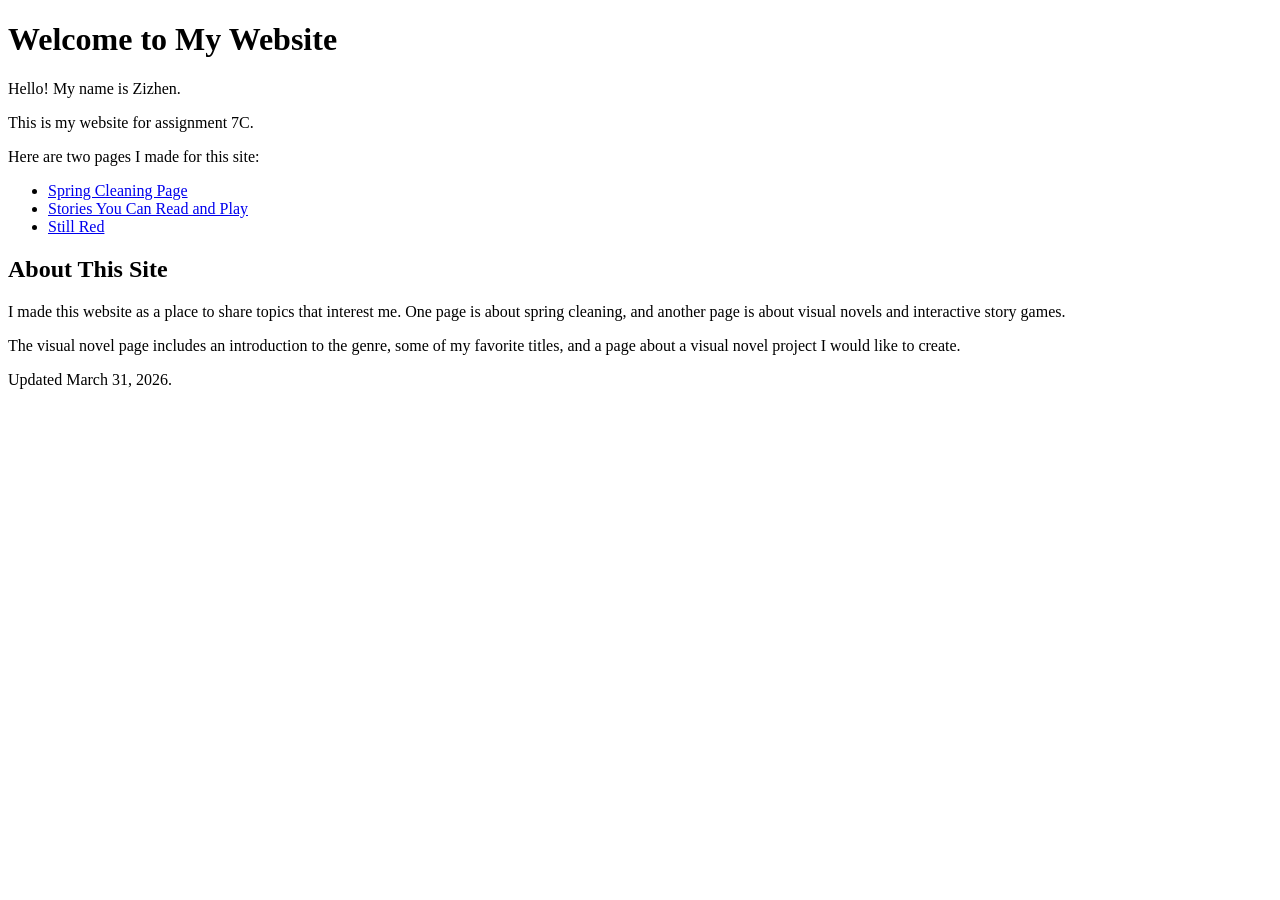
<file: index.html>
<!DOCTYPE HTML>
<html>
<head>
    <title>Zizhen's Page</title>
</head>

<body>
    <h1>Welcome to My Website</h1>

    <p>Hello! My name is Zizhen.</p>
    <p>This is my website for assignment 7C.</p>

    <p>Here are two pages I made for this site:</p>

    <ul>
        <li><a href="sample_page.html">Spring Cleaning Page</a></li>
        <li><a href="stories.html">Stories You Can Read and Play</a></li>
        <li><a href="stillred.html">Still Red</a></li>
    </ul>

    <h2>About This Site</h2>

    <p>
        I made this website as a place to share topics that interest me.
        One page is about spring cleaning, and another page is about visual novels and interactive story games.
    </p>

    <p>
        The visual novel page includes an introduction to the genre,
        some of my favorite titles, and a page about a visual novel project I would like to create.
    </p>

    <p>Updated March 31, 2026.</p>
</body>
</html>
</file>
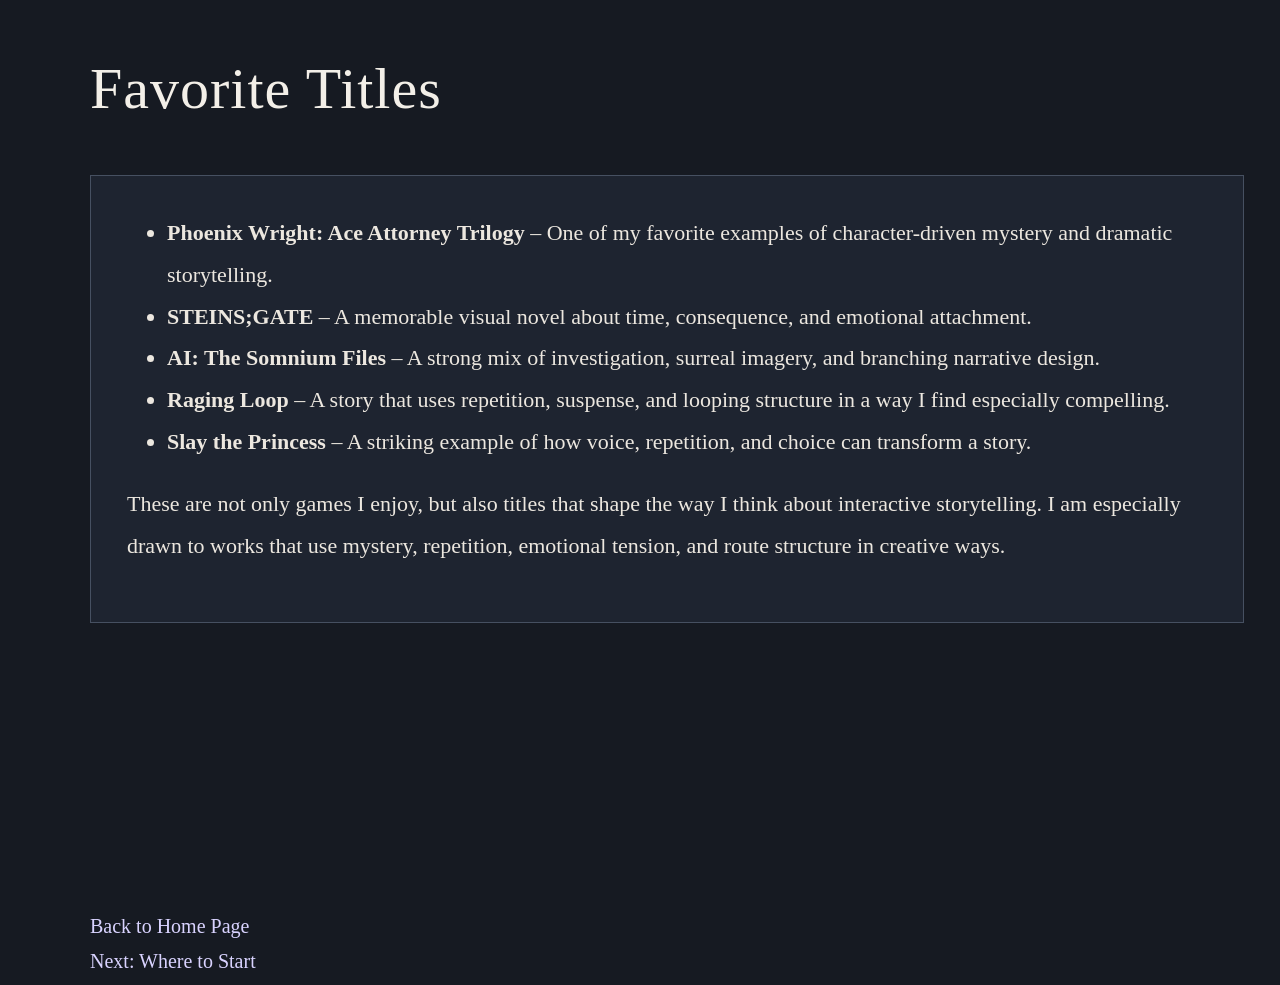
<file: favorites.html>
<!DOCTYPE html>
<html lang="en">
<head>
  <meta charset="UTF-8">
  <title>Favorite Titles</title>
  <link rel="stylesheet" href="vnstyle.css">
</head>
<body>
  <div class="content-page">
    <h1>Favorite Titles</h1>

    <div class="content-box">
      <ul>
        <li><strong>Phoenix Wright: Ace Attorney Trilogy</strong> – One of my favorite examples of character-driven mystery and dramatic storytelling.</li>
        <li><strong>STEINS;GATE</strong> – A memorable visual novel about time, consequence, and emotional attachment.</li>
        <li><strong>AI: The Somnium Files</strong> – A strong mix of investigation, surreal imagery, and branching narrative design.</li>
        <li><strong>Raging Loop</strong> – A story that uses repetition, suspense, and looping structure in a way I find especially compelling.</li>
        <li><strong>Slay the Princess</strong> – A striking example of how voice, repetition, and choice can transform a story.</li>
      </ul>

      <p>
        These are not only games I enjoy, but also titles that shape the way I think about interactive storytelling.
        I am especially drawn to works that use mystery, repetition, emotional tension, and route structure in creative ways.
      </p>
    </div>

    <div class="nav-box">
      <p><a href="stories.html">Back to Home Page</a></p>
      <p><a href="start.html">Next: Where to Start</a></p>
    </div>
  </div>
</body>
</html>
</file>
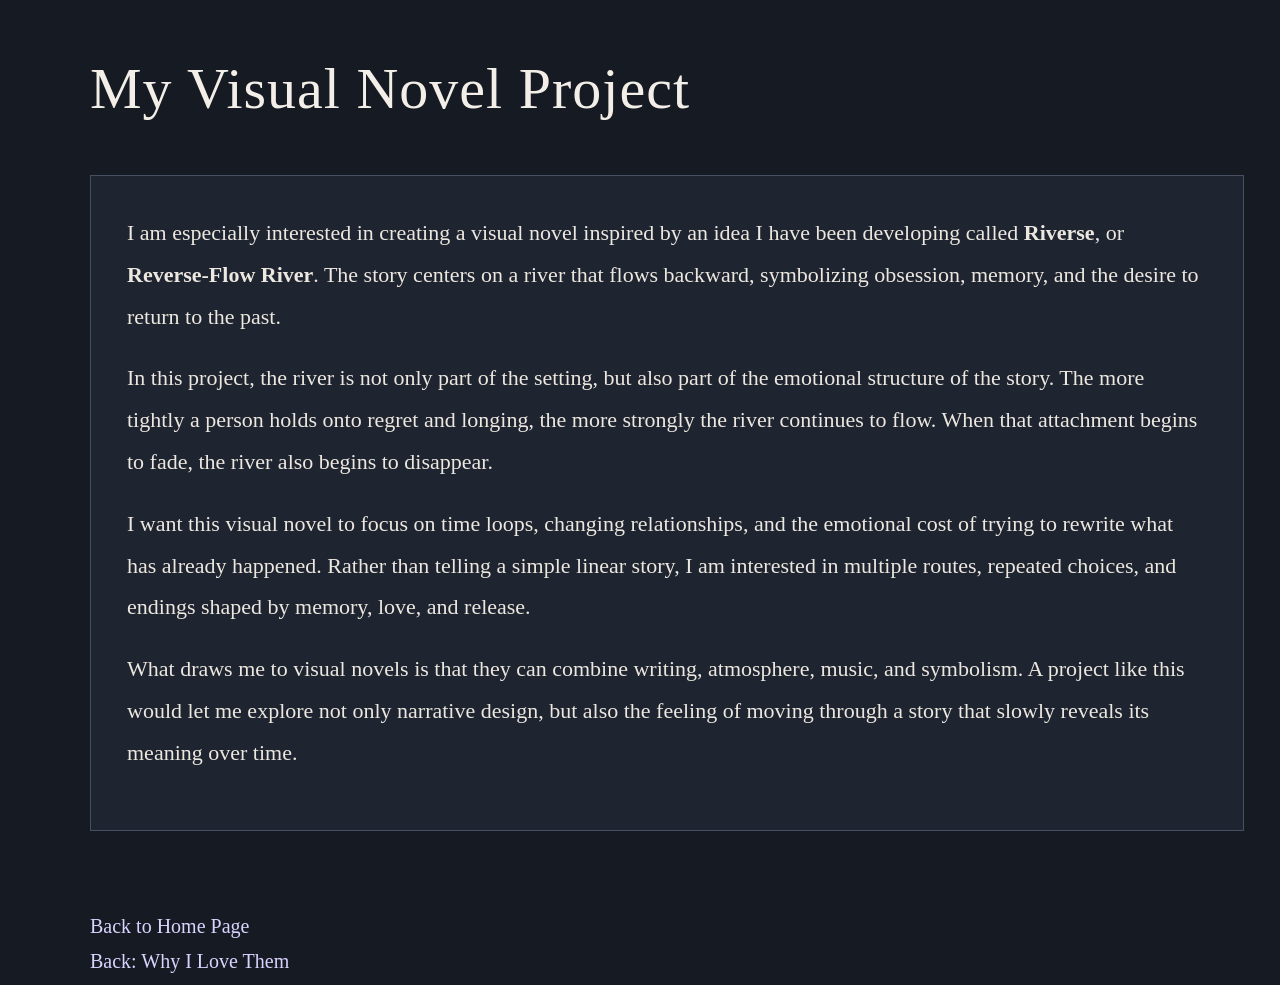
<file: project.html>
<!DOCTYPE html>
<html lang="en">
<head>
  <meta charset="UTF-8">
  <title>My Visual Novel Project</title>
  <link rel="stylesheet" href="vnstyle.css">
</head>
<body>
  <div class="content-page">
    <h1>My Visual Novel Project</h1>

    <div class="content-box">
      <p>
        I am especially interested in creating a visual novel inspired by an idea I have been developing called <strong>Riverse</strong>, or <strong>Reverse-Flow River</strong>.
        The story centers on a river that flows backward, symbolizing obsession, memory, and the desire to return to the past.
      </p>

      <p>
        In this project, the river is not only part of the setting, but also part of the emotional structure of the story.
        The more tightly a person holds onto regret and longing, the more strongly the river continues to flow.
        When that attachment begins to fade, the river also begins to disappear.
      </p>

      <p>
        I want this visual novel to focus on time loops, changing relationships, and the emotional cost of trying to rewrite what has already happened.
        Rather than telling a simple linear story, I am interested in multiple routes, repeated choices, and endings shaped by memory, love, and release.
      </p>

      <p>
        What draws me to visual novels is that they can combine writing, atmosphere, music, and symbolism.
        A project like this would let me explore not only narrative design, but also the feeling of moving through a story that slowly reveals its meaning over time.
      </p>
    </div>

    <div class="nav-box">
      <p><a href="stories.html">Back to Home Page</a></p>
      <p><a href="why.html">Back: Why I Love Them</a></p>
    </div>
  </div>
</body>
</html>
</file>
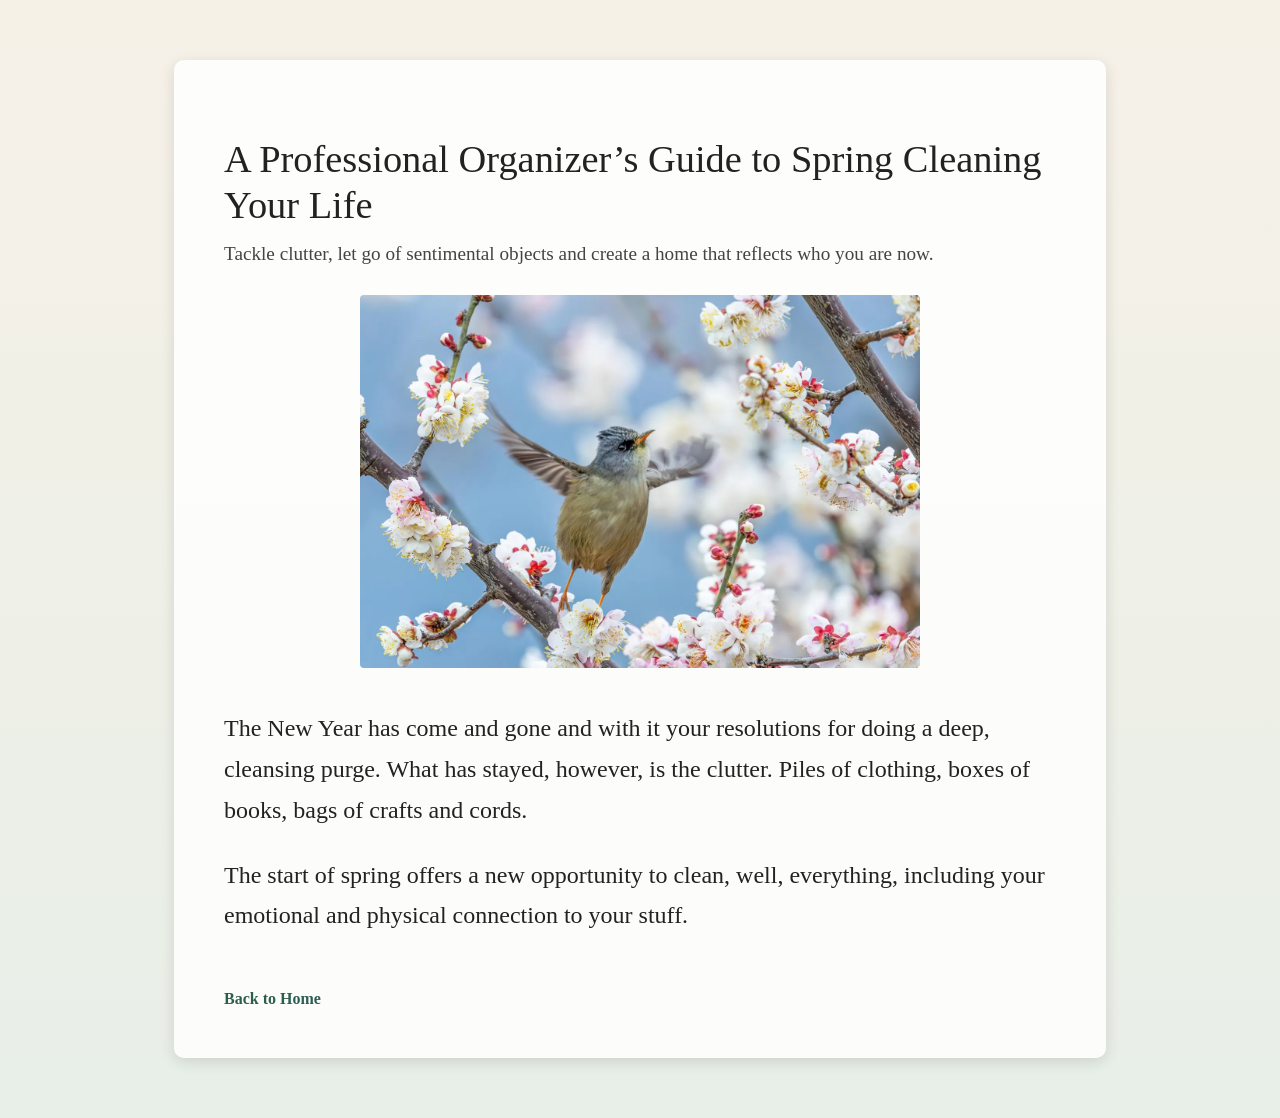
<file: sample_page.html>
<!DOCTYPE html>
<html lang="en">
<head>
  <meta charset="UTF-8">
  <meta name="viewport" content="width=device-width, initial-scale=1.0">
  <title>A Professional Organizer’s Guide to Spring Cleaning Your Life</title>
  <style>
    body {
      margin: 0;
      font-family: Georgia, "Times New Roman", serif;
      background: linear-gradient(to bottom, #f6f1e7, #e8efe8);
      color: #222;
    }

    .container {
      width: 65%;
      max-width: 900px;
      margin: 60px auto;
      background-color: rgba(255, 255, 255, 0.85);
      padding: 50px;
      box-shadow: 0 4px 15px rgba(0, 0, 0, 0.12);
      border-radius: 10px;
    }

    h1 {
      font-size: 2.4rem;
      font-weight: normal;
      margin-bottom: 15px;
      line-height: 1.2;
    }

    .subtitle {
      font-size: 1.2rem;
      margin-bottom: 30px;
      color: #444;
    }

    img {
      display: block;
      width: 100%;
      max-width: 560px;
      margin: 25px auto 40px auto;
      border-radius: 4px;
    }

    p {
      font-size: 1.5rem;
      line-height: 1.7;
      margin-bottom: 24px;
    }

    .back-link {
      display: inline-block;
      margin-top: 30px;
      font-size: 1rem;
      text-decoration: none;
      color: #2c5e4f;
      font-weight: bold;
    }

    .back-link:hover {
      text-decoration: underline;
    }
  </style>
</head>
<body>
  <div class="container">
    <h1>A Professional Organizer’s Guide to Spring Cleaning Your Life</h1>

    <div class="subtitle">
      Tackle clutter, let go of sentimental objects and create a home that reflects who you are now.
    </div>

    <img src="spring.jpg" alt="Spring cleaning and organizing shelves">

    <p>
      The New Year has come and gone and with it your resolutions for doing a deep, cleansing purge.
      What has stayed, however, is the clutter. Piles of clothing, boxes of books, bags of crafts and cords.
    </p>

    <p>
      The start of spring offers a new opportunity to clean, well, everything, including your emotional
      and physical connection to your stuff.
    </p>

    <a class="back-link" href="index.html">Back to Home</a>
  </div>
</body>
</html>
</file>
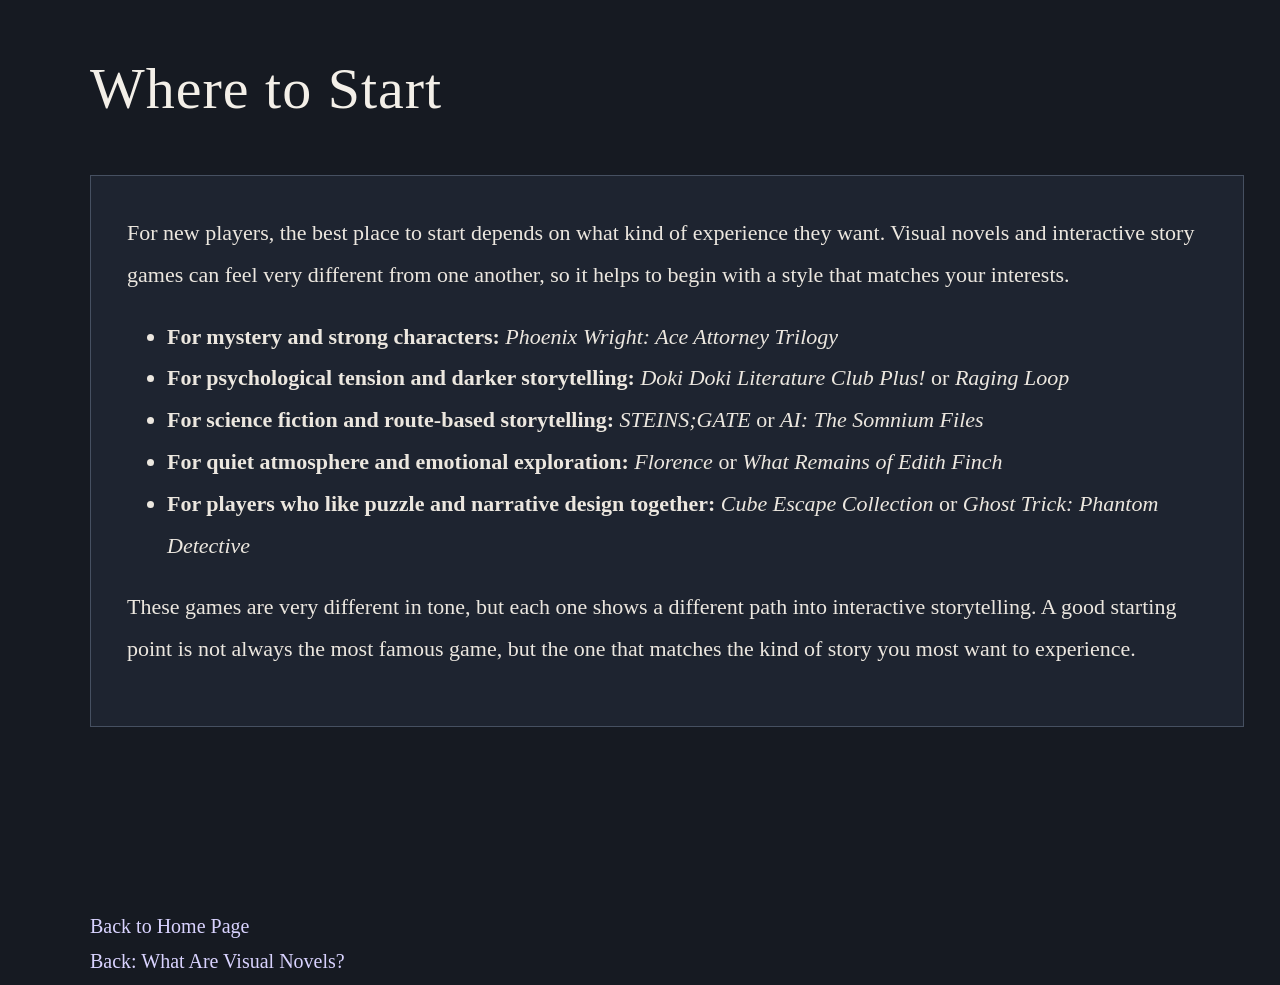
<file: start.html>
<!DOCTYPE html>
<html lang="en">
<head>
  <meta charset="UTF-8">
  <title>Where to Start</title>
  <link rel="stylesheet" href="vnstyle.css">
</head>
<body>
  <div class="content-page">
    <h1>Where to Start</h1>

    <div class="content-box">
      <p>
        For new players, the best place to start depends on what kind of experience they want.
        Visual novels and interactive story games can feel very different from one another, so it helps to begin with a style that matches your interests.
      </p>

      <ul>
        <li><strong>For mystery and strong characters:</strong> <em>Phoenix Wright: Ace Attorney Trilogy</em></li>
        <li><strong>For psychological tension and darker storytelling:</strong> <em>Doki Doki Literature Club Plus!</em> or <em>Raging Loop</em></li>
        <li><strong>For science fiction and route-based storytelling:</strong> <em>STEINS;GATE</em> or <em>AI: The Somnium Files</em></li>
        <li><strong>For quiet atmosphere and emotional exploration:</strong> <em>Florence</em> or <em>What Remains of Edith Finch</em></li>
        <li><strong>For players who like puzzle and narrative design together:</strong> <em>Cube Escape Collection</em> or <em>Ghost Trick: Phantom Detective</em></li>
      </ul>

      <p>
        These games are very different in tone, but each one shows a different path into interactive storytelling.
        A good starting point is not always the most famous game, but the one that matches the kind of story you most want to experience.
      </p>
    </div>

    <div class="nav-box">
      <p><a href="stories.html">Back to Home Page</a></p>
      <p><a href="what.html">Back: What Are Visual Novels?</a></p>
    </div>
  </div>
</body>
</html>
</file>
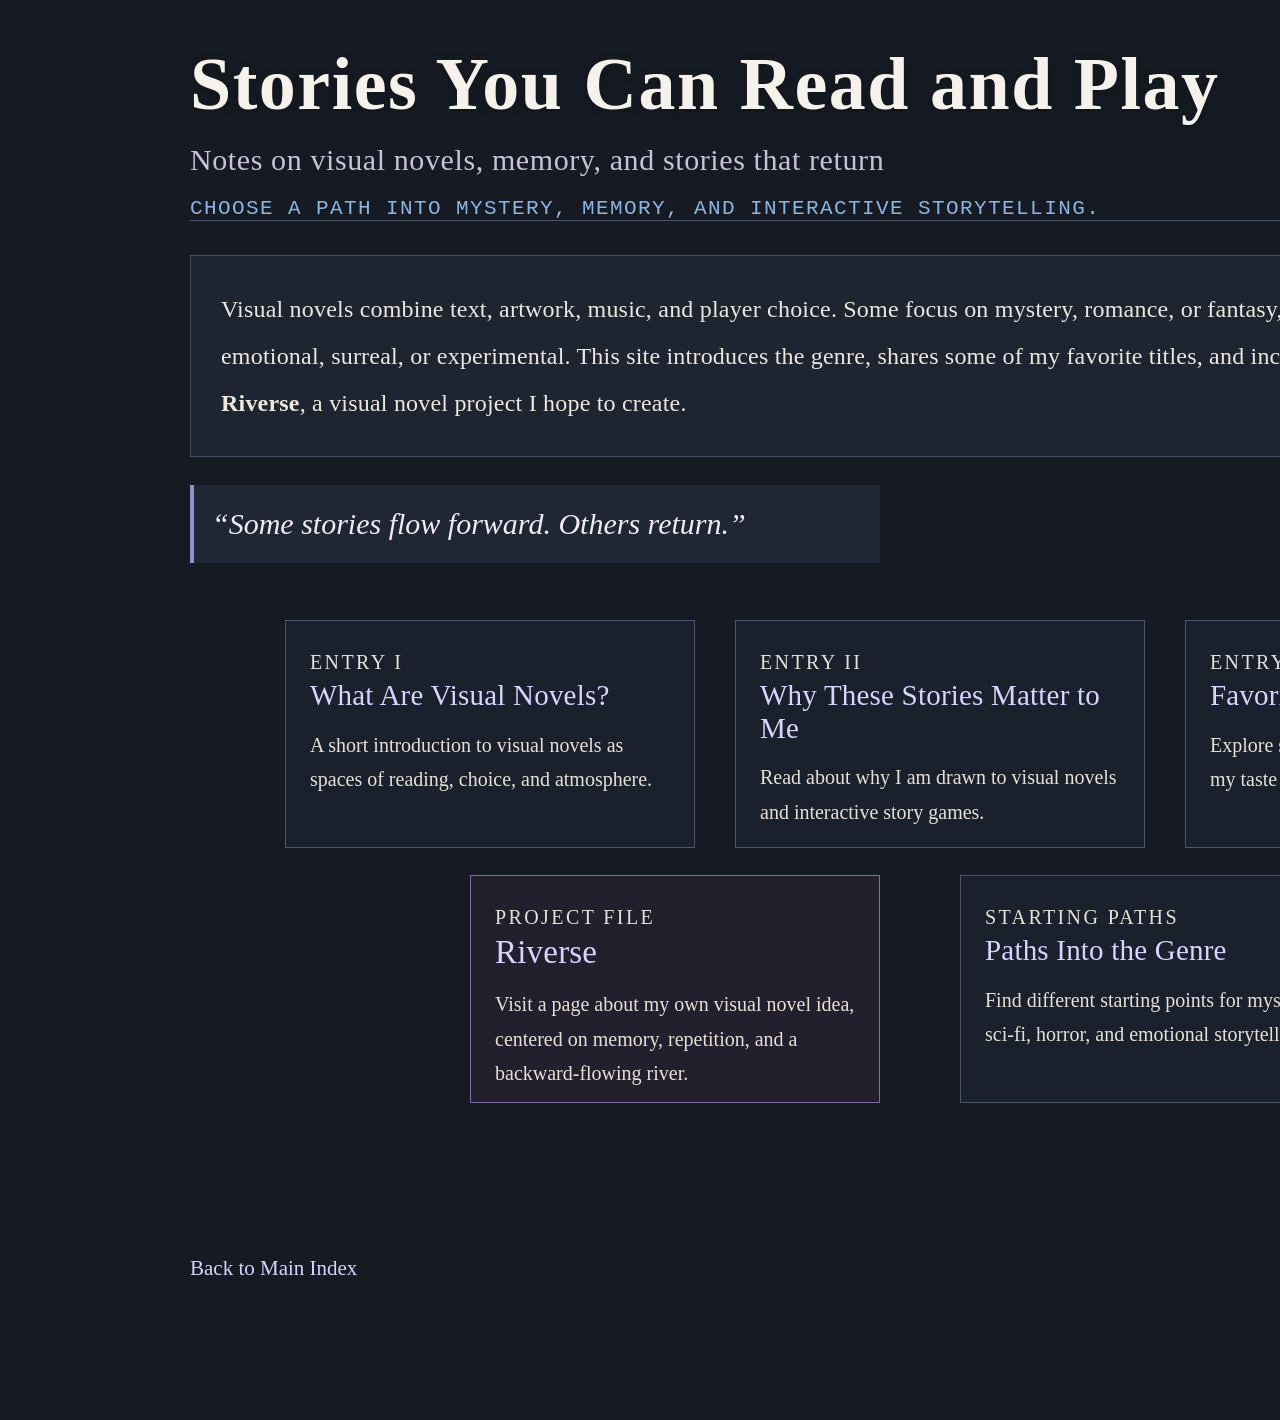
<file: stories.html>
<!DOCTYPE html>
<html lang="en">
<head>
  <meta charset="UTF-8">
  <title>Stories You Can Read and Play</title>
  <link rel="stylesheet" href="vnstyle2.css">
</head>
<body>
  <div class="page">

    <div class="title-box">
      <h1>Stories You Can Read and Play</h1>
      <p class="subtitle">Notes on visual novels, memory, and stories that return</p>
      <p class="guide-line">Choose a path into mystery, memory, and interactive storytelling.</p>
    </div>

    <div class="line-box"></div>

    <div class="intro-box">
      <p>
        Visual novels combine text, artwork, music, and player choice.
        Some focus on mystery, romance, or fantasy, while others become emotional, surreal, or experimental.
        This site introduces the genre, shares some of my favorite titles, and includes a page about <strong>Riverse</strong>, a visual novel project I hope to create.
      </p>
    </div>

    <div class="quote-box">
      <p>“Some stories flow forward. Others return.”</p>
    </div>

    <div class="link-box box1">
      <p class="card-label">Entry I</p>
      <h2><a href="what.html">What Are Visual Novels?</a></h2>
      <p>A short introduction to visual novels as spaces of reading, choice, and atmosphere.</p>
    </div>

    <div class="link-box box2">
      <p class="card-label">Entry II</p>
      <h2><a href="why.html">Why These Stories Matter to Me</a></h2>
      <p>Read about why I am drawn to visual novels and interactive story games.</p>
    </div>

    <div class="link-box box3">
      <p class="card-label">Entry III</p>
      <h2><a href="favorites.html">Favorite Titles</a></h2>
      <p>Explore some of the titles that have shaped my taste in interactive storytelling.</p>
    </div>

    <div class="link-box box4 special-box">
      <p class="card-label">Project File</p>
      <h2><a href="project.html">Riverse</a></h2>
      <p>Visit a page about my own visual novel idea, centered on memory, repetition, and a backward-flowing river.</p>
    </div>

    <div class="link-box box5">
      <p class="card-label">Starting Paths</p>
      <h2><a href="start.html">Paths Into the Genre</a></h2>
      <p>Find different starting points for mystery, sci-fi, horror, and emotional storytelling.</p>
    </div>

    <div class="home-link">
      <p><a href="index.html">Back to Main Index</a></p>
    </div>

  </div>
</body>
</html>
</file>
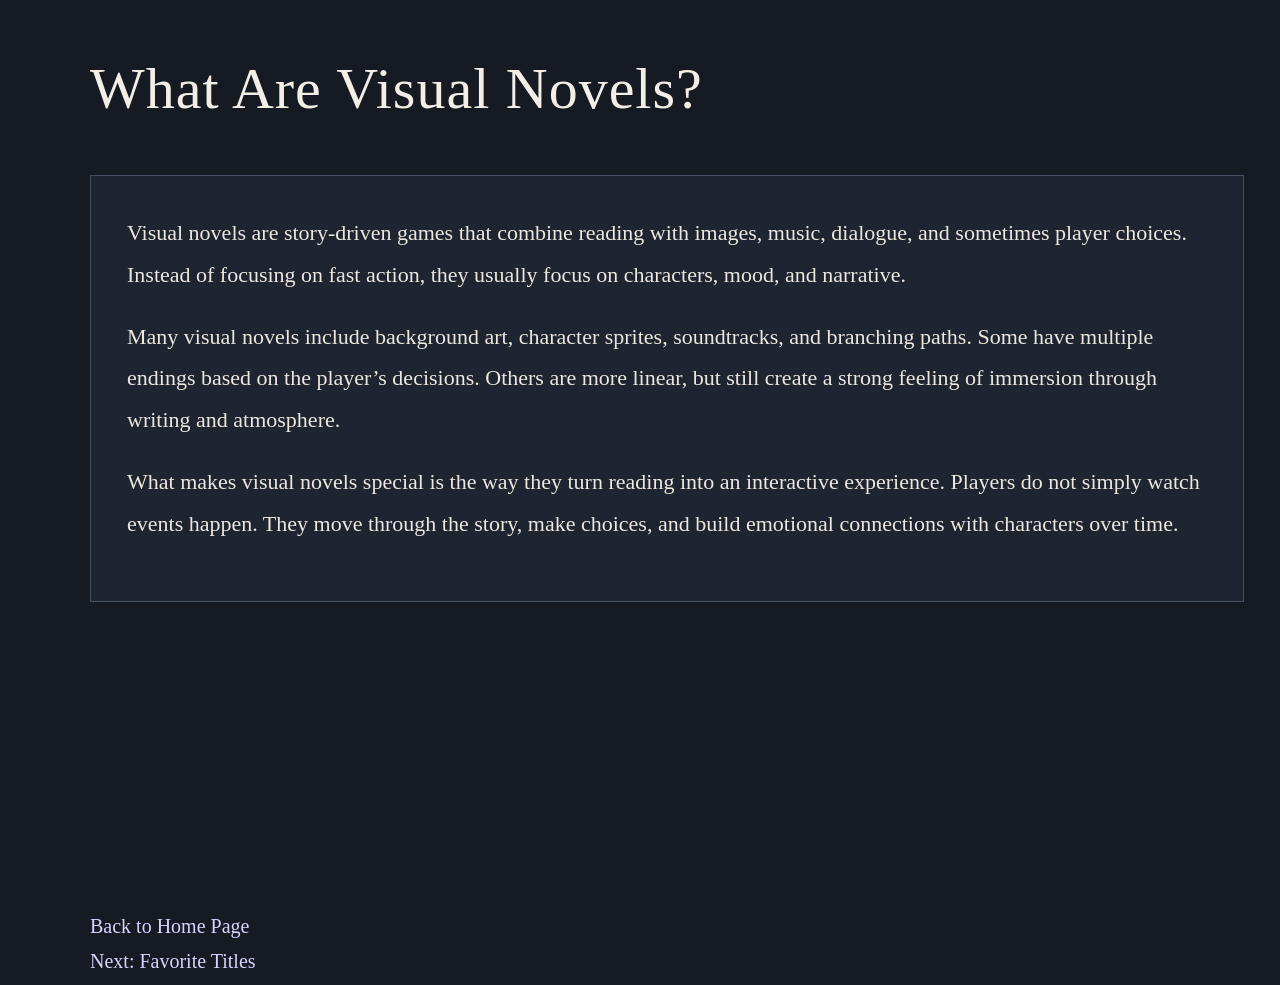
<file: what.html>
<!DOCTYPE html>
<html lang="en">
<head>
  <meta charset="UTF-8">
  <title>What Are Visual Novels?</title>
  <link rel="stylesheet" href="vnstyle.css">
</head>
<body>
  <div class="content-page">
    <h1>What Are Visual Novels?</h1>

    <div class="content-box">
      <p>
        Visual novels are story-driven games that combine reading with images, music, dialogue, and sometimes player choices.
        Instead of focusing on fast action, they usually focus on characters, mood, and narrative.
      </p>

      <p>
        Many visual novels include background art, character sprites, soundtracks, and branching paths.
        Some have multiple endings based on the player’s decisions. Others are more linear, but still create a strong feeling of immersion through writing and atmosphere.
      </p>

      <p>
        What makes visual novels special is the way they turn reading into an interactive experience.
        Players do not simply watch events happen. They move through the story, make choices, and build emotional connections with characters over time.
      </p>
    </div>

    <div class="nav-box">
      <p><a href="stories.html">Back to Home Page</a></p>
      <p><a href="favorites.html">Next: Favorite Titles</a></p>
    </div>
  </div>
</body>
</html>
</file>
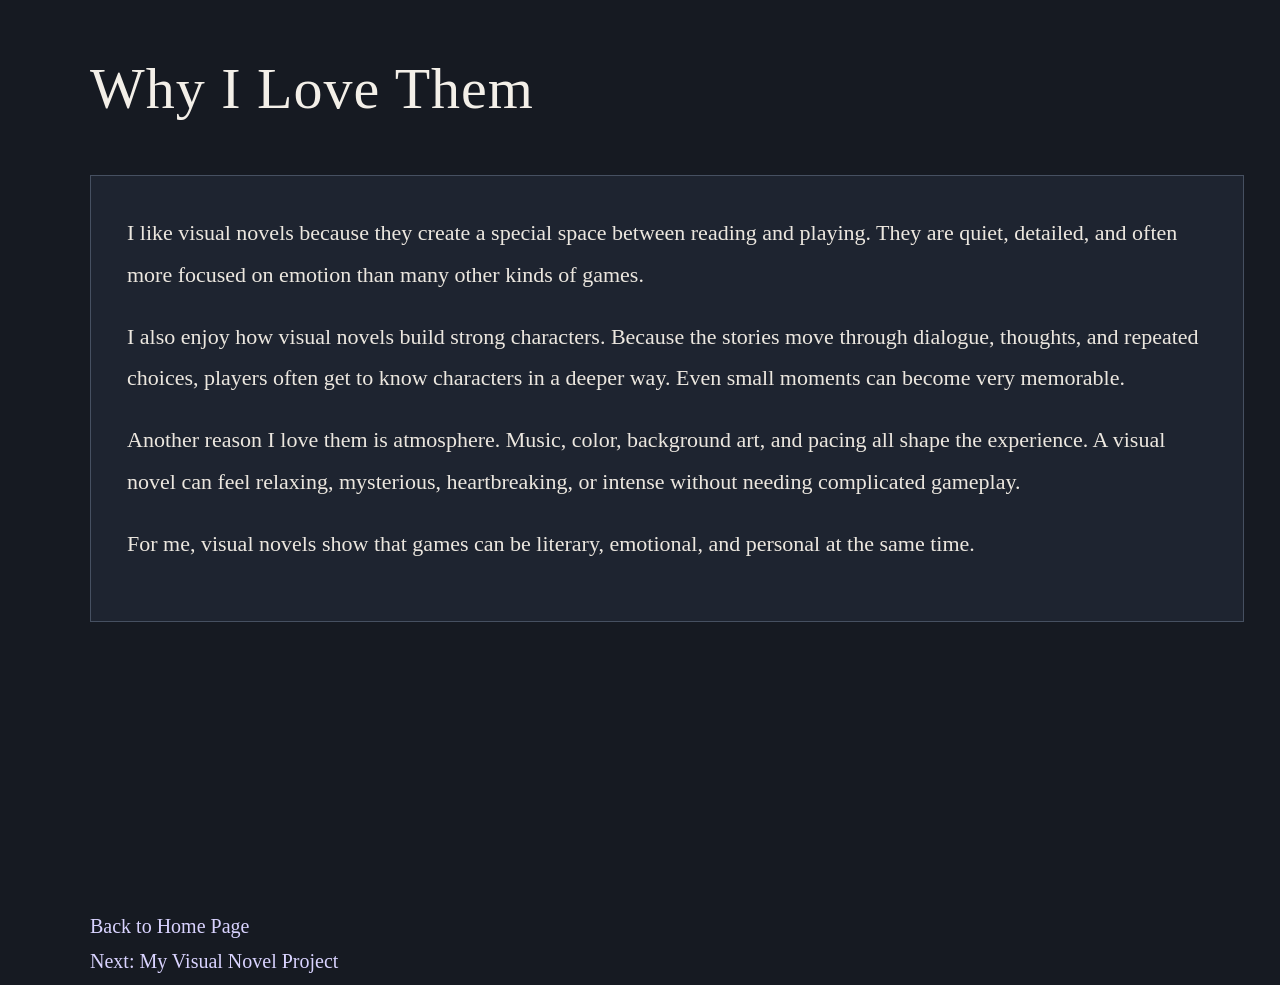
<file: why.html>
<!DOCTYPE html>
<html lang="en">
<head>
  <meta charset="UTF-8">
  <title>Why I Love Them</title>
  <link rel="stylesheet" href="vnstyle.css">
</head>
<body>
  <div class="content-page">
    <h1>Why I Love Them</h1>

    <div class="content-box">
      <p>
        I like visual novels because they create a special space between reading and playing.
        They are quiet, detailed, and often more focused on emotion than many other kinds of games.
      </p>

      <p>
        I also enjoy how visual novels build strong characters. Because the stories move through dialogue, thoughts, and repeated choices,
        players often get to know characters in a deeper way. Even small moments can become very memorable.
      </p>

      <p>
        Another reason I love them is atmosphere. Music, color, background art, and pacing all shape the experience.
        A visual novel can feel relaxing, mysterious, heartbreaking, or intense without needing complicated gameplay.
      </p>

      <p>
        For me, visual novels show that games can be literary, emotional, and personal at the same time.
      </p>
    </div>

    <div class="nav-box">
      <p><a href="stories.html">Back to Home Page</a></p>
      <p><a href="project.html">Next: My Visual Novel Project</a></p>
    </div>
  </div>
</body>
</html>
</file>
<file: vnstyle.css>
body {
  background-color: #161a22;
  color: #e7e4df;
  font-family: Garamond, "Palatino Linotype", "Book Antiqua", "Times New Roman", serif;
  margin: 0;
  padding: 0;
}

.page {
  position: absolute;
  top: 0px;
  left: 0px;
  width: 1850px;
  height: 1350px;
}

.title-box {
  position: absolute;
  top: 42px;
  left: 90px;
  width: 1500px;
}

.title-box h1 {
  font-size: 68px;
  font-weight: normal;
  letter-spacing: 1px;
  margin-top: 0;
  margin-bottom: 12px;
  color: #f3efe8;
}

.subtitle {
  font-size: 28px;
  letter-spacing: 1px;
  margin-top: 0;
  margin-bottom: 8px;
  color: #c7c3d9;
}

.guide-line {
  font-size: 16px;
  letter-spacing: 1.2px;
  font-family: "Courier New", "Lucida Console", monospace;
  text-transform: uppercase;
  margin-top: 0;
  margin-bottom: 0;
  color: #7fa0c7;
}

.line-box {
  position: absolute;
  top: 188px;
  left: 90px;
  width: 1500px;
  height: 0px;
  border-top: 1px solid #4a566c;
}

.intro-box {
  position: absolute;
  top: 225px;
  left: 90px;
  width: 1380px;
  padding: 30px;
  border: 1px solid #465061;
  background-color: #1e2430;
}

.intro-box p {
  font-size: 22px;
  line-height: 1.85;
  margin: 0;
  color: #ece7df;
}

.quote-box {
  position: absolute;
  top: 405px;
  left: 90px;
  width: 650px;
  padding: 18px;
  border-left: 4px solid #8a95c9;
  background-color: #202734;
}

.quote-box p {
  font-size: 32px;
  font-style: italic;
  line-height: 1.45;
  margin: 0;
  color: #f0ebf5;
}

.link-box {
  position: absolute;
  width: 330px;
  height: 170px;
  padding: 24px;
  border: 1px solid #4b566b;
  background-color: #1b212c;
}

.card-label {
  font-size: 13px;
  letter-spacing: 2px;
  text-transform: uppercase;
  font-family: "Courier New", "Lucida Console", monospace;
  margin-top: 0;
  margin-bottom: 12px;
  color: #8ea3c7;
}

.link-box h2 {
  font-size: 28px;
  font-weight: normal;
  line-height: 1.15;
  letter-spacing: 0.3px;
  margin-top: 0;
  margin-bottom: 14px;
}

.link-box p {
  font-size: 18px;
  line-height: 1.65;
  margin-top: 0;
  margin-bottom: 0;
  color: #ddd7cf;
}

.special-box {
  background-color: #23202d;
  border: 1px solid #7d6da3;
}

.special-box h2 {
  font-size: 31px;
  color: #efe7ff;
}

.box1 {
  top: 520px;
  left: 90px;
}

.box2 {
  top: 520px;
  left: 500px;
}

.box3 {
  top: 520px;
  left: 910px;
}

.box4 {
  top: 770px;
  left: 290px;
}

.box5 {
  top: 770px;
  left: 760px;
}

.home-link {
  position: absolute;
  top: 1060px;
  left: 90px;
  width: 320px;
}

.home-link p {
  font-size: 21px;
}

.content-page {
  position: absolute;
  top: 55px;
  left: 90px;
  width: 1500px;
}

.content-page h1 {
  font-size: 58px;
  font-weight: normal;
  letter-spacing: 1px;
  margin-top: 0;
  margin-bottom: 28px;
  color: #f3efe8;
}

.content-box {
  position: absolute;
  top: 120px;
  left: 0px;
  width: 1080px;
  padding: 36px;
  border: 1px solid #465061;
  background-color: #1e2430;
}

.content-box p {
  font-size: 22px;
  line-height: 1.9;
  margin-top: 0;
  margin-bottom: 20px;
  color: #ece7df;
}

.content-box ul {
  font-size: 22px;
  line-height: 1.9;
  margin-top: 0;
  margin-bottom: 20px;
  color: #ece7df;
}

.nav-box {
  position: absolute;
  top: 860px;
  left: 0px;
  width: 500px;
}

.nav-box p {
  font-size: 20px;
  margin-top: 0;
  margin-bottom: 12px;
}

a {
  color: #d9d3ff;
  text-decoration: none;
}

a:hover {
  color: #98c7ff;
  text-decoration: underline;
}

.link-box:hover {
  background-color: #242c39;
  border: 1px solid #7c8fb0;
}

.special-box:hover {
  background-color: #2b2638;
  border: 1px solid #b19cff;
}

.link-box:hover .card-label {
  color: #bfd3ff;
}
</file>
<file: vnstyle2.css>
body {
  background-color: #161a22;
  color: #e7e4df;
  font-family: Garamond, "Palatino Linotype", "Book Antiqua", "Times New Roman", serif;
  margin: 0;
  padding: 0;
}

.page {
  position: absolute;
  top: 0px;
  left: 190px;
  width: 1360px;
  height: 1420px;
}

.title-box {
  position: absolute;
  top: 42px;
  left: 0px;
  width: 1360px;
}

.title-box h1 {
  font-size: 74px;
  font-weight: bold;
  letter-spacing: 1.5px;
  margin-top: 0;
  margin-bottom: 16px;
  color: #f5f1eb;
  font-family: "Palatino Linotype", "Book Antiqua", Georgia, serif;
  text-shadow: 0px 2px 10px rgba(0, 0, 0, 0.28);
}

.subtitle {
  font-size: 30px;
  letter-spacing: 0.6px;
  margin-top: 0;
  margin-bottom: 20px;
  color: #c7c3d9;
}

.guide-line {
  font-size: 21px;
  letter-spacing: 1.4px;
  font-family: "Courier New", "Lucida Console", monospace;
  text-transform: uppercase;
  margin-top: 0;
  margin-bottom: 0;
  color: #8db4e2;
}

.line-box {
  position: absolute;
  top: 220px;
  left: 0px;
  width: 1360px;
  height: 0px;
  border-top: 1px solid #4a566c;
}

.intro-box {
  position: absolute;
  top: 255px;
  left: 0px;
  width: 1290px;
  padding: 30px;
  border: 1px solid #465061;
  background-color: #1e2430;
}

.intro-box p {
  font-size: 24px;
  line-height: 1.95;
  margin: 0;
  color: #ece7df;
  font-family: "Palatino Linotype", "Book Antiqua", Georgia, serif;
  letter-spacing: 0.2px;
}

.quote-box {
  position: absolute;
  top: 485px;
  left: 0px;
  width: 650px;
  padding: 18px;
  border-left: 4px solid #8a95c9;
  background-color: #202734;
}

.quote-box p {
  font-size: 30px;
  font-style: italic;
  line-height: 1.4;
  margin: 0;
  color: #f0ebf5;
}

.link-box {
  position: absolute;
  width: 360px;
  height: 178px;
  padding: 24px;
  border: 1px solid #4b566b;
  background-color: #1b212c;
}

.card-label {
  font-size: 15px;
  letter-spacing: 2.4px;
  text-transform: uppercase;
  font-family: "Courier New", "Lucida Console", monospace;
  margin-top: 0;
  margin-bottom: 13px;
  color: #8ea3c7;
}

.link-box h2 {
  font-size: 29px;
  font-weight: normal;
  line-height: 1.12;
  letter-spacing: 0.2px;
  margin-top: 0;
  margin-bottom: 16px;
}

.link-box p {
  font-size: 20px;
  line-height: 1.72;
  margin-top: 0;
  margin-bottom: 0;
  color: #e6e0d8;
  font-family: "Palatino Linotype", "Book Antiqua", Georgia, serif;
}

.special-box {
  background-color: #23202d;
  border: 1px solid #7d6da3;
}

.special-box h2 {
  font-size: 33px;
  color: #efe7ff;
}

.box1 {
  top: 620px;
  left: 95px;
}

.box2 {
  top: 620px;
  left: 545px;
}

.box3 {
  top: 620px;
  left: 995px;
}

.box4 {
  top: 875px;
  left: 280px;
}

.box5 {
  top: 875px;
  left: 770px;
}

.home-link {
  position: absolute;
  top: 1235px;
  left: 0px;
  width: 320px;
}

.home-link p {
  font-size: 21px;
}

.content-page {
  position: absolute;
  top: 55px;
  left: 190px;
  width: 1360px;
}

.content-page h1 {
  font-size: 78px;
  font-weight: bold;
  letter-spacing: 1.8px;
  margin-top: 0;
  margin-bottom: 36px;
  color: #f7f2ec;
  font-family: Georgia, "Palatino Linotype", "Book Antiqua", serif;
  text-transform: uppercase;
  text-shadow: 0px 3px 14px rgba(0, 0, 0, 0.35);
}

.content-box {
  position: absolute;
  top: 150px;
  left: 0px;
  width: 1210px;
  padding: 42px;
  border: 1px solid #465061;
  background-color: #1e2430;
}

.content-box p {
  font-size: 24px;
  line-height: 2.05;
  margin-top: 0;
  margin-bottom: 24px;
  color: #ece7df;
  font-family: Garamond, "Palatino Linotype", "Book Antiqua", serif;
  letter-spacing: 0.2px;
}

.content-box ul {
  font-size: 24px;
  line-height: 2.05;
  margin-top: 0;
  margin-bottom: 24px;
  color: #ece7df;
  font-family: Garamond, "Palatino Linotype", "Book Antiqua", serif;
  letter-spacing: 0.2px;
}

.nav-box {
  position: absolute;
  top: 970px;
  left: 0px;
  width: 520px;
}

.nav-box p {
  font-size: 22px;
  margin-top: 0;
  margin-bottom: 14px;
}

a {
  color: #d9d3ff;
  text-decoration: none;
}

a:hover {
  color: #98c7ff;
  text-decoration: underline;
}

.link-box:hover {
  background-color: #242c39;
  border: 1px solid #7c8fb0;
}

.special-box:hover {
  background-color: #2b2638;
  border: 1px solid #b19cff;
}

.link-box:hover .card-label {
  color: #bfd3ff;
}
</file>
